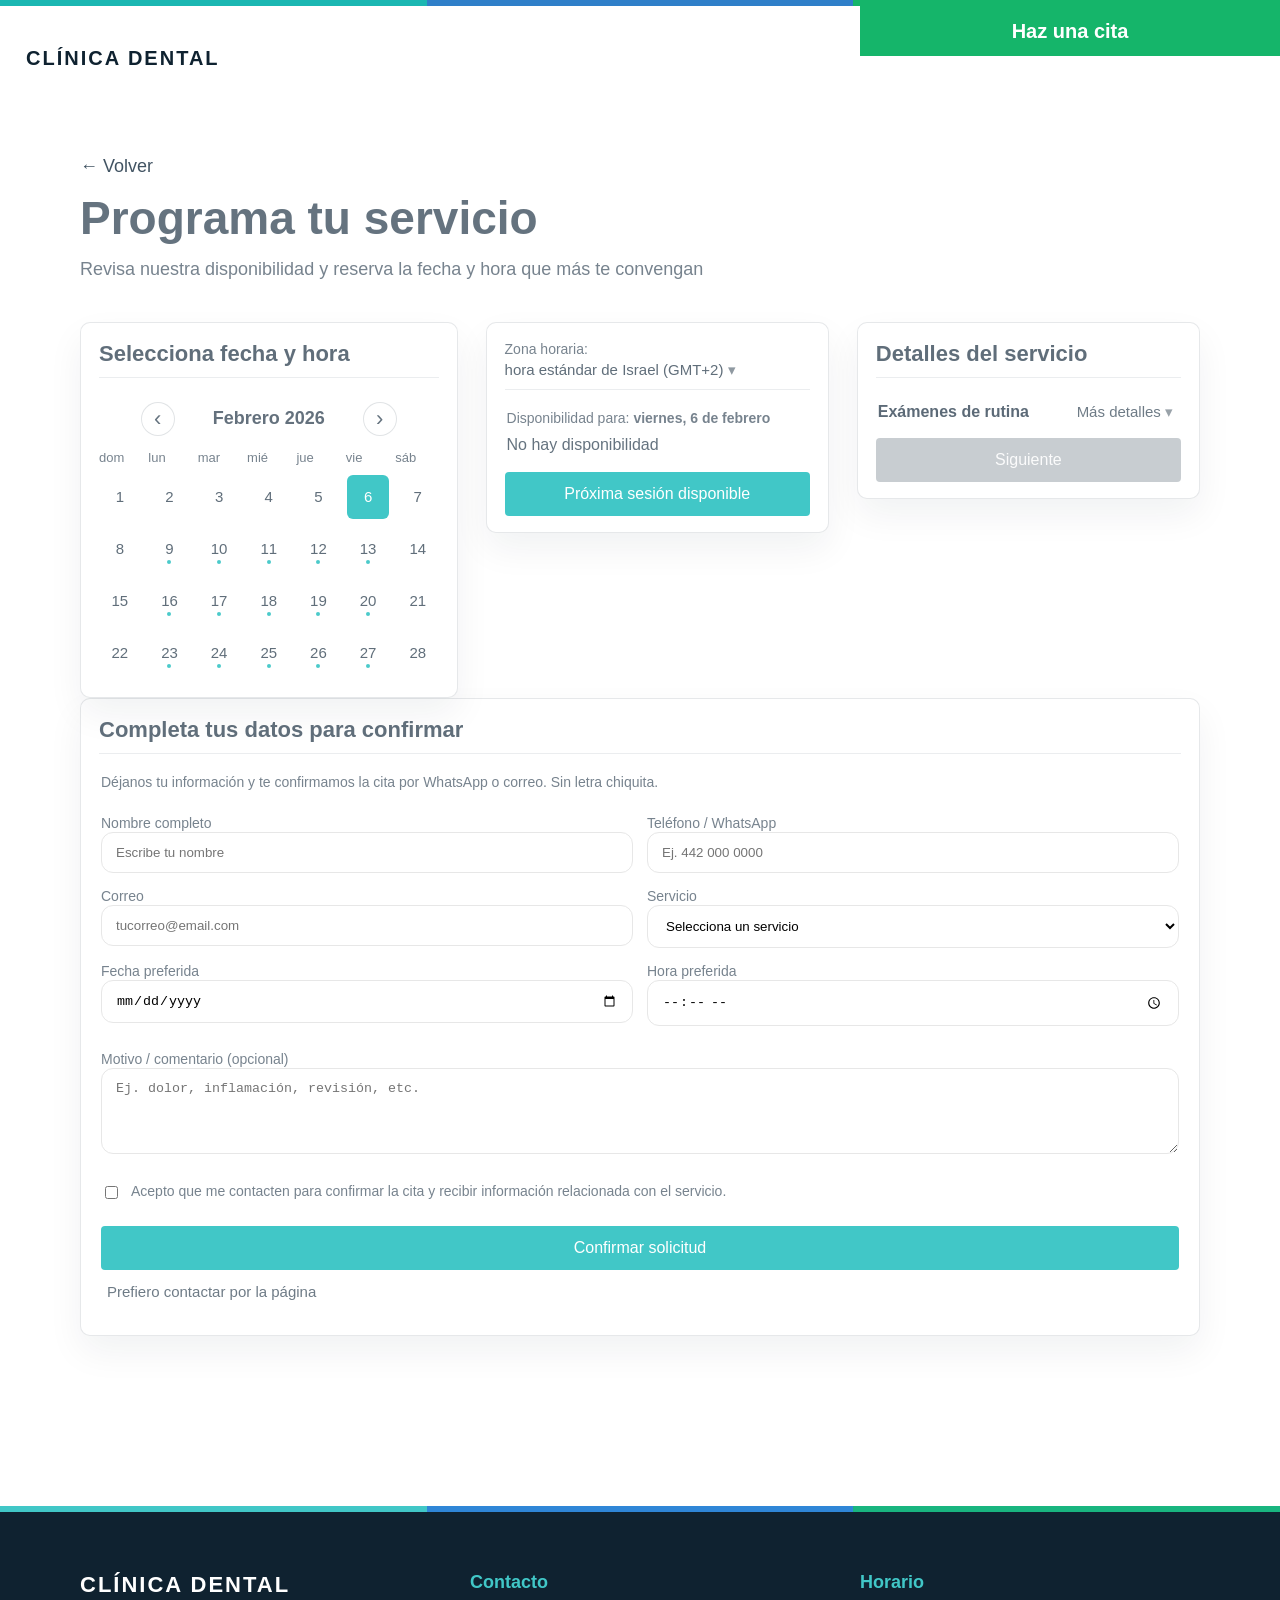
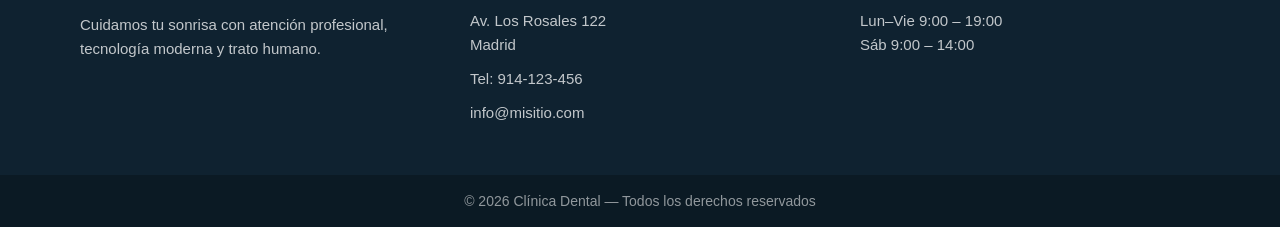
<file: reservar-online.html>
<!doctype html>
<html lang="es">
<head>
  <meta charset="utf-8" />
  <meta name="viewport" content="width=device-width,initial-scale=1" />
  <title>Programa tu servicio</title>
  <link rel="stylesheet" href="styles.css" />
</head>

<body>

  <header class="wix-topbar">
    <div class="wix-strip"></div>

    <a class="wix-top-cta" href="#formulario-cita">Haz una cita</a>

    <div class="wix-brandspace">
      <div class="wix-brandleft">
        <div class="wix-brandname">CLÍNICA DENTAL</div>
      </div>
    </div>
  </header>

  <main class="booking">
    <div class="booking__wrap">
      <a class="booking__back" href="index.html">← Volver</a>

      <h1 class="booking__title">Programa tu servicio</h1>
      <p class="booking__sub">
        Revisa nuestra disponibilidad y reserva la fecha y hora que más te convengan
      </p>

      <div class="booking__grid">

        
        <section class="bk-card">
          <div class="bk-head">
            <h2 class="bk-h2">Selecciona fecha y hora</h2>
          </div>

          <div class="bk-month">
            <button class="bk-nav" id="prevMonth" aria-label="Mes anterior" type="button">‹</button>
            <div class="bk-month__label" id="monthLabel">Febrero 2026</div>
            <button class="bk-nav" id="nextMonth" aria-label="Mes siguiente" type="button">›</button>
          </div>

          <div class="bk-dow">
            <span>dom</span><span>lun</span><span>mar</span><span>mié</span><span>jue</span><span>vie</span><span>sáb</span>
          </div>

          <div class="bk-days" id="daysGrid">
            <!-- JS pinta los días -->
          </div>
        </section>

        <!-- CENTER: Disponibilidad -->
        <section class="bk-card">
          <div class="bk-head bk-head--row">
            <div>
              <div class="bk-muted">Zona horaria:</div>
              <div class="bk-tz">
                hora estándar de Israel (GMT+2) <span class="bk-caret">▾</span>
              </div>
            </div>
          </div>

          <div class="bk-block">
            <div class="bk-muted">
              Disponibilidad para: <strong id="forDate">viernes, 6 de febrero</strong>
            </div>
            <div class="bk-empty" id="availability">No hay disponibilidad</div>
          </div>

          <button class="bk-primary" type="button">
            Próxima sesión disponible
          </button>
        </section>

        <!-- RIGHT: Servicio -->
        <section class="bk-card">
          <div class="bk-head">
            <h2 class="bk-h2">Detalles del servicio</h2>
          </div>

          <div class="bk-service">
            <div class="bk-service__name" id="serviceName">Exámenes de rutina</div>
            <button class="bk-link" type="button">
              Más detalles <span class="bk-caret">▾</span>
            </button>
          </div>

          <button class="bk-next" type="button" disabled>Siguiente</button>
        </section>

      </div>

    
      <section class="bk-card" id="formulario-cita" style="grid-column: 1 / -1;">
        <div class="bk-head">
          <h2 class="bk-h2">Completa tus datos para confirmar</h2>
        </div>

        <div class="bk-block">
          <p class="bk-muted" style="margin:0;">
            Déjanos tu información y te confirmamos la cita por WhatsApp o correo. Sin letra chiquita.
          </p>
        </div>

        <form class="bk-form" action="#" method="post" novalidate>
          <div class="bk-block" style="display:grid; gap:14px; grid-template-columns: 1fr 1fr;">
            <div>
              <label class="bk-muted" for="fullName">Nombre completo</label>
              <input id="fullName" name="fullName" type="text" required
                     placeholder="Escribe tu nombre"
                     style="width:100%; padding:12px 14px; border-radius:12px; border:1px solid #e7e7e7; outline:none;">
            </div>

            <div>
              <label class="bk-muted" for="phone">Teléfono / WhatsApp</label>
              <input id="phone" name="phone" type="tel" required
                     placeholder="Ej. 442 000 0000"
                     style="width:100%; padding:12px 14px; border-radius:12px; border:1px solid #e7e7e7; outline:none;">
            </div>

            <div>
              <label class="bk-muted" for="email">Correo</label>
              <input id="email" name="email" type="email" required
                     placeholder="tucorreo@email.com"
                     style="width:100%; padding:12px 14px; border-radius:12px; border:1px solid #e7e7e7; outline:none;">
            </div>

            <div>
              <label class="bk-muted" for="service">Servicio</label>
              <select id="service" name="service" required
                      style="width:100%; padding:12px 14px; border-radius:12px; border:1px solid #e7e7e7; outline:none; background:#fff;">
                <option value="">Selecciona un servicio</option>
                <option>Odontología general</option>
                <option>Ortodoncia</option>
                <option>Urgencias dentales</option>
                <option>Limpieza dental</option>
                <option>Blanqueamiento</option>
              </select>
            </div>

            <div>
              <label class="bk-muted" for="date">Fecha preferida</label>
              <input id="date" name="date" type="date"
                     style="width:100%; padding:12px 14px; border-radius:12px; border:1px solid #e7e7e7; outline:none;">
            </div>

            <div>
              <label class="bk-muted" for="time">Hora preferida</label>
              <input id="time" name="time" type="time"
                     style="width:100%; padding:12px 14px; border-radius:12px; border:1px solid #e7e7e7; outline:none;">
            </div>
          </div>

          <div class="bk-block">
            <label class="bk-muted" for="notes">Motivo / comentario (opcional)</label>
            <textarea id="notes" name="notes" rows="4"
                      placeholder="Ej. dolor, inflamación, revisión, etc."
                      style="width:100%; padding:12px 14px; border-radius:12px; border:1px solid #e7e7e7; outline:none; resize:vertical;"></textarea>
          </div>

          <div class="bk-block" style="display:flex; gap:10px; align-items:flex-start;">
            <input id="consent" name="consent" type="checkbox" required style="margin-top:4px;">
            <label for="consent" class="bk-muted" style="line-height:1.3;">
              Acepto que me contacten para confirmar la cita y recibir información relacionada con el servicio.
            </label>
          </div>

          <div class="bk-block" style="display:flex; gap:12px; flex-wrap:wrap;">
            <button class="bk-primary" type="submit">Confirmar solicitud</button>
            <button class="bk-link" type="button" onclick="location.href='index.html#contacto'">
              Prefiero contactar por la página
            </button>
          </div>
        </form>
      </section>

    </div>
  </main>

  
  <footer class="footer">
    <div class="footer__wrap">
      <div class="footer__col">
        <h4 class="footer__brand">CLÍNICA DENTAL</h4>
        <p class="footer__text">
          Cuidamos tu sonrisa con atención profesional,
          tecnología moderna y trato humano.
        </p>
      </div>

      <div class="footer__col">
        <h5 class="footer__title">Contacto</h5>
        <p class="footer__link">
          Av. Los Rosales 122<br>
          Madrid
        </p>
        <p class="footer__link">Tel: 914-123-456</p>
        <p class="footer__link">info@misitio.com</p>
      </div>

      <div class="footer__col">
        <h5 class="footer__title">Horario</h5>
        <p class="footer__link">
          Lun–Vie 9:00 – 19:00<br>
          Sáb 9:00 – 14:00
        </p>
      </div>
    </div>

    <div class="footer__bottom">
      © 2026 Clínica Dental — Todos los derechos reservados
    </div>
  </footer>

  <script src="https://cdn.jsdelivr.net/npm/bootstrap@5.3.3/dist/js/bootstrap.bundle.min.js"></script>
  <script src="app.js"></script>
</body>
</html>
</file>
<file: styles.css>
:root{
  --teal:#41c7c7;
  --blue:#2f86d7;
  --green:#19b57f;

  --ink:#0b2236;
  --muted:#4a5a68;
  --paper:#ffffff;
  --soft:#f4fbfb;
}

*{box-sizing:border-box}
html,body{margin:0;padding:0}
body{font-family:Arial, Helvetica, sans-serif; background:#fff}


.wix-topbar{
  position:sticky;
  top:0;
  z-index:9999;
  height:110px;
  background:#fff;
}

.wix-strip{
  position:absolute;
  left:0; right:0; top:0;
  height:6px;
  background:linear-gradient(90deg,
    #1bb7b2 0%,
    #1bb7b2 33.333%,
    #2f7fc9 33.333%,
    #2f7fc9 66.666%,
    #15b56a 66.666%,
    #15b56a 100%
  );
}

.wix-top-cta{
  position:absolute;
  top:6px;
  right:0;
  height:50px;
  width:420px;
  max-width:58vw;
  background:#15b56a;
  color:#fff;
  text-decoration:none;
  display:flex;
  align-items:center;
  justify-content:center;
  font-size:20px;
  font-weight:600;
}

.wix-brandspace{
  position:absolute;
  left:0;
  right:420px;
  top:6px;
  height:104px;
  display:flex;
  align-items:center;
  padding-left:26px;
}

.wix-brandleft{
  display:flex;
  align-items:center;
  gap:12px;
}

.wix-brandlogo{
  height:38px;
  width:auto;
  display:block;
}

.wix-brandname{
  font-size:20px;
  letter-spacing:2px;
  font-weight:800;
  color:#0f2230;
}


.nav-absolute{
  position:absolute;
  top:110px;
  left:0; right:0;
  z-index:90;
}

.nav-inner{
  width:min(1200px, calc(100% - 60px));
  margin:0 auto;
  height:78px;
  display:flex;
  align-items:center;
  justify-content:flex-end;
  background:transparent;
  padding:0 14px;

  transform: translateY(-8px);
  opacity:0;
  animation: navDrop .55s ease forwards;
}
@keyframes navDrop{ to{ transform: translateY(0); opacity:1; } }

.nav-links{
  display:flex;
  gap:46px;
  align-items:center;
}

.nav-links a{
  font-size:19px;
  color:#fff;
  text-decoration:none;
  font-weight:500;
  opacity:.95;
  text-shadow:0 2px 18px rgba(0,0,0,.55);
  transition: opacity .2s ease, transform .2s ease;
}
.nav-links a:hover{opacity:1; transform: translateY(-1px);}
.nav-links a.active{opacity:1}


.hero{
  position:relative;
  height:92vh;
  min-height:680px;
  overflow:hidden;
}

.hero-slider{
  position:absolute;
  inset:0;
}

.hero-slide{
  position:absolute;
  inset:0;
  background-size:cover;
  background-position:center;
  opacity:0;
  transition:opacity .8s ease;

  
  background-color:#dfe9ef;
  background-image: linear-gradient(135deg, rgba(65,199,199,.25), rgba(47,134,215,.18), rgba(25,181,127,.18));
}

.hero-slide.is-active{opacity:1}

.wix-cards{
  position:absolute;
  left:50%;
  bottom:70px;
  transform:translateX(-50%);
  width:min(980px, calc(100% - 80px));
  height:250px;
  display:grid;
  grid-template-columns:repeat(3, 1fr);
  z-index:10;

  opacity:0;
  transform:translateX(-50%) translateY(18px);
  transition: opacity .6s ease, transform .6s ease;
}
.wix-cards.is-visible{
  opacity:1;
  transform:translateX(-50%) translateY(0);
}

.wix-cards::after{
  content:"";
  position:absolute;
  left:0;
  right:0;
  bottom:-8px;
  height:8px;
  background:linear-gradient(90deg,
    #1bb7b2 0%,
    #1bb7b2 33.333%,
    #2f7fc9 33.333%,
    #2f7fc9 66.666%,
    #15b56a 66.666%,
    #15b56a 100%
  );
}

.wix-card{
  display:flex;
  flex-direction:column;
  justify-content:center;
  align-items:center;
  text-align:center;
  color:#fff;
  border:1px solid rgba(255,255,255,.28);
  backdrop-filter: blur(1.5px);
}

.c-teal{ background:rgba(27,183,178,.68); }
.c-blue{ background:rgba(47,127,201,.68); }
.c-green{ background:rgba(21,181,106,.68); }

.wix-card-title{ font-size:30px; letter-spacing:2px; font-weight:500; text-transform:uppercase; margin-bottom:10px; }
.wix-card-sub{ font-size:36px; letter-spacing:2px; font-weight:800; text-transform:uppercase; }


.reveal{
  opacity: 0;
  transform: translateY(18px);
  transition: opacity .6s ease, transform .6s ease;
  will-change: opacity, transform;
}
.reveal.is-visible{
  opacity: 1;
  transform: translateY(0);
}


@media (max-width: 980px){
  .wix-top-cta{width:320px; font-size:18px}
  .wix-brandspace{right:320px}
  .nav-inner{width:calc(100% - 30px)}
  .nav-links{gap:22px}
  .nav-links a{font-size:16px}
}

@media (max-width: 760px){
  .wix-top-cta{width:260px; font-size:17px}
  .wix-brandspace{right:260px; padding-left:14px}
  .wix-brandname{font-size:16px; letter-spacing:1px}
  .nav-links{display:none}
  .wix-cards{grid-template-columns:1fr; height:auto}
  .wix-card{height:130px}
}


.svc-premium{
  padding: 88px 0 96px;
  background: linear-gradient(180deg, #ffffff 0%, rgba(244,251,251,.9) 100%);
}

.svc-wrap{
  max-width: 1120px;
  margin: 0 auto;
  padding: 0 24px;
}

.svc-head{
  text-align: center;
  margin-bottom: 44px;
}

.svc-kicker{
  margin: 0 0 10px;
  font-weight: 900;
  letter-spacing: .22em;
  font-size: 12px;
  color: rgba(36,50,70,.65);
}

.svc-title{
  margin: 0;
  font-size: clamp(28px, 3.2vw, 48px);
  letter-spacing: -.02em;
  color: #243246;
}

.svc-sub{
  margin: 14px auto 0;
  max-width: 780px;
  color: #6b7b8b;
  font-size: 18px;
  line-height: 1.6;
}


.t-green{ color: var(--green); }
.t-blue{ color: var(--blue); }
.t-teal{ color: var(--teal); }


.svc-card{
  display: block;
  text-decoration: none;
  color: inherit;
  border-radius: 22px;
  overflow: hidden;
  background: #fff;
  box-shadow: 0 18px 55px rgba(11,26,44,.14);
  transform: translateZ(0);
  transition: transform .25s ease, box-shadow .25s ease;
}

.svc-card:hover{
  transform: translateY(-4px);
  box-shadow: 0 26px 80px rgba(11,26,44,.18);
}


.svc-media{
  position: relative;
  height: 230px;
  background-size: cover;
  background-position: center;
  background-repeat: no-repeat;

  
  background-color:#dfe9ef;
  background-image: linear-gradient(135deg, rgba(65,199,199,.20), rgba(47,134,215,.18), rgba(25,181,127,.18));
}

.svc-tint{
  position: absolute;
  inset: 0;
  opacity: .28;
}


.svc-icon{
  position: absolute;
  right: 18px;
  bottom: -22px;
  width: 66px;
  height: 66px;
  border-radius: 18px;
  background: rgba(255,255,255,.96);
  border: 1px solid rgba(11,34,54,.08);
  box-shadow: 0 14px 34px rgba(11,26,44,.18);
  display: grid;
  place-items: center;
  color: rgba(36,50,70,.88);
  z-index: 2;
}

.svc-icon i{
  font-size: 30px;
  line-height: 1;
}


.svc-body{
  padding: 34px 22px 22px;
}

.svc-h3{
  margin: 0 0 10px;
  font-size: 24px;
  color: #243246;
}

.svc-p{
  margin: 0 0 18px;
  color: #6b7b8b;
  line-height: 1.6;
  font-size: 16px;
}


.svc-btn{
  display: inline-flex;
  align-items: center;
  gap: 10px;
  padding: 11px 18px;
  border-radius: 999px;
  font-weight: 600;
  letter-spacing: .01em;
  border: 1px solid transparent;
  transition: transform .2s ease, filter .2s ease;
  user-select: none;
}

.svc-arrow{ opacity:.9; }

.svc-card:hover .svc-btn{ transform: translateY(-1px); }


.svc-card.is-teal .svc-tint{ background: var(--teal); }
.svc-card.is-blue .svc-tint{ background: var(--blue); }
.svc-card.is-green .svc-tint{ background: var(--green); }

.svc-card.is-teal .svc-btn{ background: rgba(65,199,199,.16); color: #0f3b3a; border-color: rgba(65,199,199,.32); }
.svc-card.is-blue .svc-btn{ background: rgba(47,134,215,.16); color: #112b4c; border-color: rgba(47,134,215,.32); }
.svc-card.is-green .svc-btn{ background: rgba(25,181,127,.16); color: #0e3b2a; border-color: rgba(25,181,127,.32); }


.svc-kicker-green{ color: var(--green); }
.svc-title-blue{ color: var(--blue); }
.svc-title-teal{ color: var(--teal); }


.svc-icon img{
  width: 34px;
  height: 34px;
  object-fit: contain;
  display: block;
  filter: none; 
}


.svc-btn{
  position: relative;
  display: inline-flex;
  align-items: center;
  gap: 12px;

  padding: 12px 6px;            
  border-radius: 12px;
  font-weight: 700;              
  letter-spacing: .02em;
  color: #243246;
  background: transparent;
  user-select: none;
}


.svc-btn::after{
  content:"";
  position:absolute;
  left:0;
  right:0;
  bottom:2px;
  height:2px;
  border-radius: 999px;
  opacity:.85;
  transform: scaleX(.55);
  transform-origin: left;
  transition: transform .28s ease, opacity .28s ease;
}


.svc-arrow{
  display:inline-block;
  transition: transform .22s ease;
  opacity:.9;
}


.svc-card:hover .svc-btn::after{
  transform: scaleX(1);
  opacity:1;
}
.svc-card:hover .svc-arrow{
  transform: translateX(4px);
}


.svc-card.is-teal .svc-btn::after{ background: var(--teal); }
.svc-card.is-blue .svc-btn::after{ background: var(--blue); }
.svc-card.is-green .svc-btn::after{ background: var(--green); }


.svc-card.is-teal:hover{ box-shadow: 0 26px 86px rgba(65,199,199,.22); }
.svc-card.is-blue:hover{ box-shadow: 0 26px 86px rgba(47,134,215,.22); }
.svc-card.is-green:hover{ box-shadow: 0 26px 86px rgba(25,181,127,.22); }


.about{
  background:#fff;
  padding: 88px 0 96px;
}

.about__wrap{
  width: min(1120px, calc(100% - 48px));
  margin: 0 auto;
}

.about__head{
  text-align:center;
  margin-bottom: 46px;
}

.about__title{
  margin:0;
  font-weight: 900;
  letter-spacing: .06em;
  font-size: clamp(40px, 5vw, 64px);
  color: var(--teal);
  text-transform: uppercase;
}

.about__dot{
  display:block;
  width: 10px;
  height: 10px;
  background: var(--teal);
  margin: 14px auto 0;
  opacity: 0;
  transform: translateY(-18px);
}


.about.is-visible .about__dot{
  animation: aboutDotDrop .55s ease forwards;
}
@keyframes aboutDotDrop{
  0%{ opacity:0; transform: translateY(-22px); }
  100%{ opacity:1; transform: translateY(0); }
}

.about__grid{
  position: relative;
  display:grid;
  grid-template-columns: 1fr 1px 1fr;
  gap: 44px;
  align-items: start;
}

.about__divider{
  width:1px;
  background: rgba(11,34,54,.14);
  height: 100%;
  min-height: 420px; 
  justify-self: center;
}

.about__media{
  border-radius: 22px;
  overflow:hidden;
  box-shadow: 0 24px 70px rgba(11,34,54,.12);
  border: 1px solid rgba(11,34,54,.08);
}

.about__media img{
  width:100%;
  height: 100%;
  max-height: 520px;
  object-fit: cover;
  display:block;
}

.about__content{
  padding-top: 6px;
}

.about__lead{
  margin:0 0 14px;
  color: var(--ink);
  font-size: 18px;
  line-height: 1.75;
}

.about__text{
  margin:0 0 14px;
  color: var(--muted);
  font-size: 16.5px;
  line-height: 1.75;
}

.about__bullets{
  list-style:none;
  padding: 10px 0 0;
  margin:0;
  display:grid;
  gap: 12px;
}

.about__bullets li{
  display:flex;
  align-items:center;
  gap: 12px;
  color: var(--ink);
  font-weight: 600;
  letter-spacing: .01em;
}

.about__chip{
  width: 14px;
  height: 14px;
  border-radius: 4px; 
  display:inline-block;
}

.chip--teal{ background: rgba(65,199,199,.95); }
.chip--blue{ background: rgba(47,134,215,.95); }
.chip--green{ background: rgba(25,181,127,.95); }


@media (max-width: 980px){
  .about__grid{
    grid-template-columns: 1fr;
    gap: 26px;
  }
  .about__divider{
    display:none; 
  }
  .about__media img{
    max-height: 420px;
  }
}


.about__left{ display:flex; flex-direction:column; gap:16px; }


.about__actions{
  display:flex;
  gap:18px;
  align-items:center;
  justify-content:flex-start;
}


.about__btn{
  display:inline-flex;
  align-items:center;
  justify-content:center;
  height:54px;
  padding:0 28px;
  border-radius:999px;
  text-decoration:none;
  font-weight:700;
  font-size:20px;
  letter-spacing:.2px;
  transition: transform .18s ease, box-shadow .18s ease, background .18s ease, border-color .18s ease, color .18s ease;
  user-select:none;
  will-change: transform;
}


.about__btn--fill{
  background:#e7d2b8;
  color:var(--ink);
  border:1.5px solid rgba(11,34,54,.10);
  box-shadow: 0 16px 40px rgba(11,34,54,.10);
}
.about__btn--fill:hover{
  transform: translateY(-2px);
  box-shadow: 0 22px 60px rgba(11,34,54,.16);
}


.about__btn--outline{
  background:#fff;
  color:var(--ink);
  border:1.8px solid rgba(11,34,54,.55);
  box-shadow: 0 10px 28px rgba(11,34,54,.06);
}
.about__btn--outline:hover{
  transform: translateY(-2px);
  border-color: rgba(11,34,54,.80);
  box-shadow: 0 18px 46px rgba(11,34,54,.12);
}


@media (max-width: 640px){
  .about__actions{ flex-wrap:wrap; gap:12px; }
  .about__btn{ width:100%; height:52px; font-size:18px; }
}


.team{
  padding: 88px 0 96px;
  background: #fff;
}

.team__wrap{
  width: min(1120px, calc(100% - 48px));
  margin: 0 auto;
}

.team__head{
  text-align: center;
  margin-bottom: 38px;
}

.team__title{
  margin: 0;
  font-size: clamp(44px, 5.2vw, 78px);
  letter-spacing: .02em;
  font-weight: 900;
  color: var(--teal); 
  text-transform: uppercase;
}

.team__dot{
  display: inline-block;
  width: 10px;
  height: 10px;
  background: var(--teal);
  margin-top: 14px;
  opacity: 0;
  transform: translateY(-18px);
}

.team__head.is-visible .team__dot{
  opacity: 1;
  animation: dotDrop .55s ease both;
}

@keyframes dotDrop{
  0%{ transform: translateY(-18px); }
  100%{ transform: translateY(0); }
}


.team__grid{
  display: grid;
  grid-template-columns: repeat(3, 1fr);
  gap: 46px 56px;
  align-items: start;
  justify-items: center;
  margin-top: 10px;
}

@media (max-width: 980px){
  .team__grid{ grid-template-columns: repeat(2, 1fr); gap: 38px 36px; }
}
@media (max-width: 640px){
  .team__grid{ grid-template-columns: 1fr; gap: 34px; }
  .team__title{ font-size: clamp(38px, 10vw, 56px); }
}


.team-card{
  text-align: center;
  width: 100%;
  max-width: 280px;
}

.team-card__media{
  position: relative;
  width: 220px;
  height: 220px;
  margin: 0 auto 18px;
  overflow: hidden;
  background: #f2f7fb;
}

.team-card__media img{
  width: 100%;
  height: 100%;
  object-fit: cover;
  transform: scale(1.02);
  transition: transform .35s ease;
  display: block;
}

.team-card:hover .team-card__media img{
  transform: scale(1.06);
}

.team-card__bar{
  position: absolute;
  left: 0; right: 0; bottom: 0;
  height: 8px;
}

.bar--teal{ background: var(--teal); }
.bar--blue{ background: var(--blue); }
.bar--green{ background: var(--green); }

.team-card__name{
  margin: 0 0 6px;
  font-size: 26px;
  font-weight: 500;
  color: #253246;
}

.team-card__role{
  margin: 0;
  font-size: 16px;
  color: rgba(37,50,70,.65);
}


.team__cta{
  display: flex;
  justify-content: center;
  margin-top: 52px;
}

.cta-pill{
  display: inline-flex;
  align-items: center;
  justify-content: center;
  padding: 18px 34px;
  border-radius: 999px;
  text-decoration: none;
  font-size: 22px;
  font-weight: 600;
  color: #243246;
  background: #e7d3b5;
  box-shadow: 0 14px 28px rgba(11,26,44,.12);
  transition: transform .18s ease, filter .18s ease, box-shadow .18s ease;
}

.cta-pill:hover{
  transform: translateY(-2px);
  filter: brightness(.98);
  box-shadow: 0 18px 34px rgba(11,26,44,.16);
}

.cta-pill:active{
  transform: translateY(0);
}


.bg-fixed{
  height: 85vh;
  min-height: 500px;

  background-image: url("img/dientes.png");
  background-size: cover;
  background-position: center;
  background-repeat: no-repeat;

  background-attachment: fixed;
}




.testimonials{
  padding: 90px 20px;
  text-align:center;


  background: linear-gradient(
    135deg,
    rgba(65,199,199,.12),
    rgba(47,134,215,.10),
    rgba(25,181,127,.10)
  );
}


.testi-title{
  font-family: Arial, Helvetica, sans-serif;
  font-size: clamp(40px,5vw,64px);
  font-weight: 900;
  letter-spacing:.06em;
  text-transform:uppercase;
  color: var(--teal);
  margin:0;
}


.testi-dot{
  display:block;
  width:10px;
  height:10px;
  background:var(--teal);
  margin:14px auto 0;
  opacity:0;
  transform:translateY(-20px);
}

.testimonials.is-visible .testi-dot{
  animation:dotDrop .55s ease forwards;
}


.testi-carousel{
  margin-top:50px;
  display:flex;
  align-items:center;
  justify-content:center;
  gap:30px;
}

.testi-track{
  width:320px;
  position:relative;
  overflow:hidden;
}


.testi-item{
  display:none;
}

.testi-item.active{
  display:block;
}

.testi-avatar{
  width:120px;
  height:120px;
  border-radius:50%;
  object-fit:cover;
  border:4px solid var(--teal);
  margin-bottom:20px;
}

.testi-text{
  font-size:18px;
  color:var(--ink);
  line-height:1.6;
  max-width:420px;
  margin:0 auto 14px;
}

.testi-item h4{
  margin:0;
  font-size:18px;
  color:var(--blue);
}


.testi-arrow{
  width:44px;
  height:44px;
  border-radius:50%;
  border:none;
  background:var(--teal);
  color:#fff;
  font-size:28px;
  cursor:pointer;
  transition:.2s;
}

.testi-arrow:hover{
  transform:scale(1.1);
  background:var(--blue);
}


.contact{
  background:#fff;
  padding: 88px 0 96px;
}

.contact__wrap{
  width: min(1120px, calc(100% - 48px));
  margin: 0 auto;
}

.contact__head{
  text-align:center;
  margin-bottom: 44px;
}

.contact__title{
  margin:0;
  font-weight: 900;
  letter-spacing: .06em;
  font-size: clamp(40px, 5vw, 64px);
  color: var(--teal);
  text-transform: uppercase;
}

.contact__dot{
  display:block;
  width: 10px;
  height: 10px;
  background: var(--teal);
  margin: 14px auto 0;
  opacity: 0;
  transform: translateY(-18px);
}


.contact.is-visible .contact__dot{
  animation: contactDotDrop .55s ease forwards;
}

@keyframes contactDotDrop{
  0%{ opacity:0; transform: translateY(-22px); }
  100%{ opacity:1; transform: translateY(0); }
}

.contact__grid{
  position: relative;
  display:grid;
  grid-template-columns: 1fr 1px 1fr;
  gap: 44px;
  align-items: start;
  margin-top: 8px;
}

.contact__divider{
  width:1px;
  background: rgba(11,34,54,.14);
  height: 100%;
  min-height: 170px; 
  justify-self: center;
}

.contact__col{
  text-align:center;
}

.contact__h3{
  margin: 0 0 18px;
  font-size: 28px;
  font-weight: 500;
  color: #253246;
}

.contact__p{
  margin: 0 0 14px;
  color: rgba(37,50,70,.68);
  font-size: 16.5px;
  line-height: 1.75;
}


.contact__map{
  margin-top: 36px;
  border-radius: 8px;
  overflow:hidden;
  border: 1px solid rgba(11,34,54,.10);
  box-shadow: 0 16px 50px rgba(11,26,44,.10);
}

.contact__map iframe{
  width:100%;
  height: 360px;
  border:0;
  display:block;
}


@media (max-width: 980px){
  .contact__grid{
    grid-template-columns: 1fr;
    gap: 22px;
  }
  .contact__divider{ display:none; }
  .contact__col{ text-align:center; }
  .contact__map iframe{ height: 320px; }
}


.footer{
  background:#0f2230;
  color:#fff;
  margin-top:80px;
}


.footer::before{
  content:"";
  display:block;
  height:6px;
  background:linear-gradient(90deg,
    var(--teal) 0%,
    var(--teal) 33.333%,
    var(--blue) 33.333%,
    var(--blue) 66.666%,
    var(--green) 66.666%,
    var(--green) 100%
  );
}

.footer__wrap{
  width:min(1120px, calc(100% - 48px));
  margin:0 auto;
  padding:60px 0 40px;

  display:grid;
  grid-template-columns:repeat(3,1fr);
  gap:50px;
}

.footer__brand{
  margin:0 0 14px;
  font-size:22px;
  letter-spacing:2px;
  font-weight:800;
}

.footer__title{
  margin:0 0 16px;
  font-size:18px;
  font-weight:700;
  color:var(--teal);
}

.footer__text{
  color:rgba(255,255,255,.75);
  line-height:1.6;
  font-size:15px;
}

.footer__link{
  margin:0 0 10px;
  color:rgba(255,255,255,.75);
  font-size:15px;
  line-height:1.6;
}


.footer__bottom{
  text-align:center;
  padding:18px;
  font-size:14px;
  background:#0b1a24;
  color:rgba(255,255,255,.55);
}


@media (max-width:900px){
  .footer__wrap{
    grid-template-columns:1fr;
    text-align:center;
    gap:36px;
  }
}



.booking{
  padding: 46px 0 90px;
  background: #fff;
}

.booking__wrap{
  width: min(1120px, calc(100% - 48px));
  margin: 0 auto;
}

.booking__back{
  display:inline-block;
  color: rgba(11,34,54,.78);
  text-decoration:none;
  font-size: 18px;
  margin-bottom: 14px;
}

.booking__title{
  margin: 0;
  font-weight: 700;
  font-size: 46px;
  color: rgba(74,90,104,.85);
}

.booking__sub{
  margin: 10px 0 0;
  color: rgba(74,90,104,.75);
  font-size: 18px;
  line-height: 1.6;
}

.booking__grid{
  margin-top: 38px;
  display:grid;
  grid-template-columns: 1.1fr 1fr 1fr;
  gap: 28px;
  align-items: start;
}

.bk-card{
  background:#fff;
  border: 1px solid rgba(11,34,54,.10);
  box-shadow: 0 16px 36px rgba(11,26,44,.06);
  border-radius: 10px;
  padding: 18px 18px 16px;
}

.bk-head{
  padding-bottom: 10px;
  border-bottom: 1px solid rgba(11,34,54,.08);
  margin-bottom: 14px;
}

.bk-head--row{
  display:flex;
  justify-content: space-between;
  align-items: center;
  gap: 10px;
}

.bk-h2{
  margin:0;
  font-size: 22px;
  color: rgba(74,90,104,.88);
  font-weight: 700;
}

.bk-muted{
  font-size: 14px;
  color: rgba(74,90,104,.75);
}

.bk-tz{
  font-size: 15px;
  color: rgba(74,90,104,.88);
  margin-top: 4px;
}

.bk-caret{ opacity:.7; }

.bk-month{
  display:flex;
  align-items:center;
  justify-content: center;
  gap: 14px;
  padding: 10px 0 6px;
}

.bk-month__label{
  font-size: 18px;
  font-weight: 700;
  color: rgba(74,90,104,.86);
  min-width: 160px;
  text-align:center;
}

.bk-nav{
  width: 34px;
  height: 34px;
  border-radius: 999px;
  border: 1px solid rgba(11,34,54,.12);
  background:#fff;
  cursor:pointer;
  font-size: 22px;
  line-height: 1;
  color: rgba(74,90,104,.85);
}

.bk-dow{
  display:grid;
  grid-template-columns: repeat(7, 1fr);
  gap: 6px;
  padding: 8px 0 10px;
  color: rgba(74,90,104,.75);
  font-size: 13px;
  text-transform: lowercase;
}

.bk-days{
  display:grid;
  grid-template-columns: repeat(7, 1fr);
  gap: 8px;
  padding-bottom: 6px;
}

.bk-day{
  position: relative;
  height: 44px;
  border: 0;
  background: transparent;
  cursor: pointer;
  border-radius: 6px;
  color: rgba(74,90,104,.88);
  font-size: 15px;
}

.bk-day--empty{
  height: 44px;
}

.bk-day.is-active{
  background: var(--teal);
  color:#fff;
}

.bk-dot{
  position:absolute;
  left:50%;
  bottom: 7px;
  width: 4px;
  height: 4px;
  border-radius: 999px;
  transform: translateX(-50%);
  background: var(--teal);
  opacity: .95;
}

.bk-day.is-active .bk-dot{
  background: rgba(255,255,255,.95);
}

.bk-day--has .bk-dot{ opacity: .95; }

.bk-block{
  padding: 6px 2px 18px;
}

.bk-empty{
  margin-top: 10px;
  color: rgba(74,90,104,.85);
  font-size: 16px;
}

.bk-primary{
  width: 100%;
  height: 44px;
  border: 0;
  border-radius: 4px;
  background: var(--teal);
  color:#fff;
  font-size: 16px;
  cursor: pointer;
}

.bk-service{
  display:flex;
  justify-content: space-between;
  align-items: center;
  gap: 10px;
  padding: 10px 2px 16px;
}

.bk-service__name{
  font-size: 16px;
  color: rgba(74,90,104,.90);
  font-weight: 700;
}

.bk-link{
  border:0;
  background: transparent;
  color: rgba(74,90,104,.80);
  cursor:pointer;
  font-size: 15px;
}

.bk-next{
  width: 100%;
  height: 44px;
  border: 0;
  border-radius: 4px;
  background: rgba(74,90,104,.30);
  color: rgba(255,255,255,.92);
  font-size: 16px;
}

@media (max-width: 1020px){
  .booking__grid{ grid-template-columns: 1fr; }
  .booking__title{ font-size: 38px; }
}

/* ===== Mobile menu (hamburger) ===== */
.nav-burger{
  display:none;
  width:46px;height:46px;
  border:0;
  background:transparent;
  border-radius:12px;
  align-items:center;
  justify-content:center;
  gap:6px;
}
.nav-burger span{
  display:block;
  width:26px;height:2px;
  background:#1f2a44;
  border-radius:2px;
}

@media (max-width: 992px){
  .nav-inner{
    display:flex;
    align-items:center;
    justify-content:flex-end;
    gap:12px;
  }

  .nav-burger{ display:inline-flex; }

  .nav-links{
    position:fixed;
    top:72px; 
    right:16px;
    left:16px;
    background:#fff;
    border-radius:16px;
    padding:14px;
    box-shadow:0 18px 40px rgba(0,0,0,.12);
    display:none;
    flex-direction:column;
    gap:10px;
    z-index:9999;
  }

  .nav-links.is-open{ display:flex; }

  .nav-links a{
    padding:10px 12px;
    border-radius:12px;
  }
}
</file>
